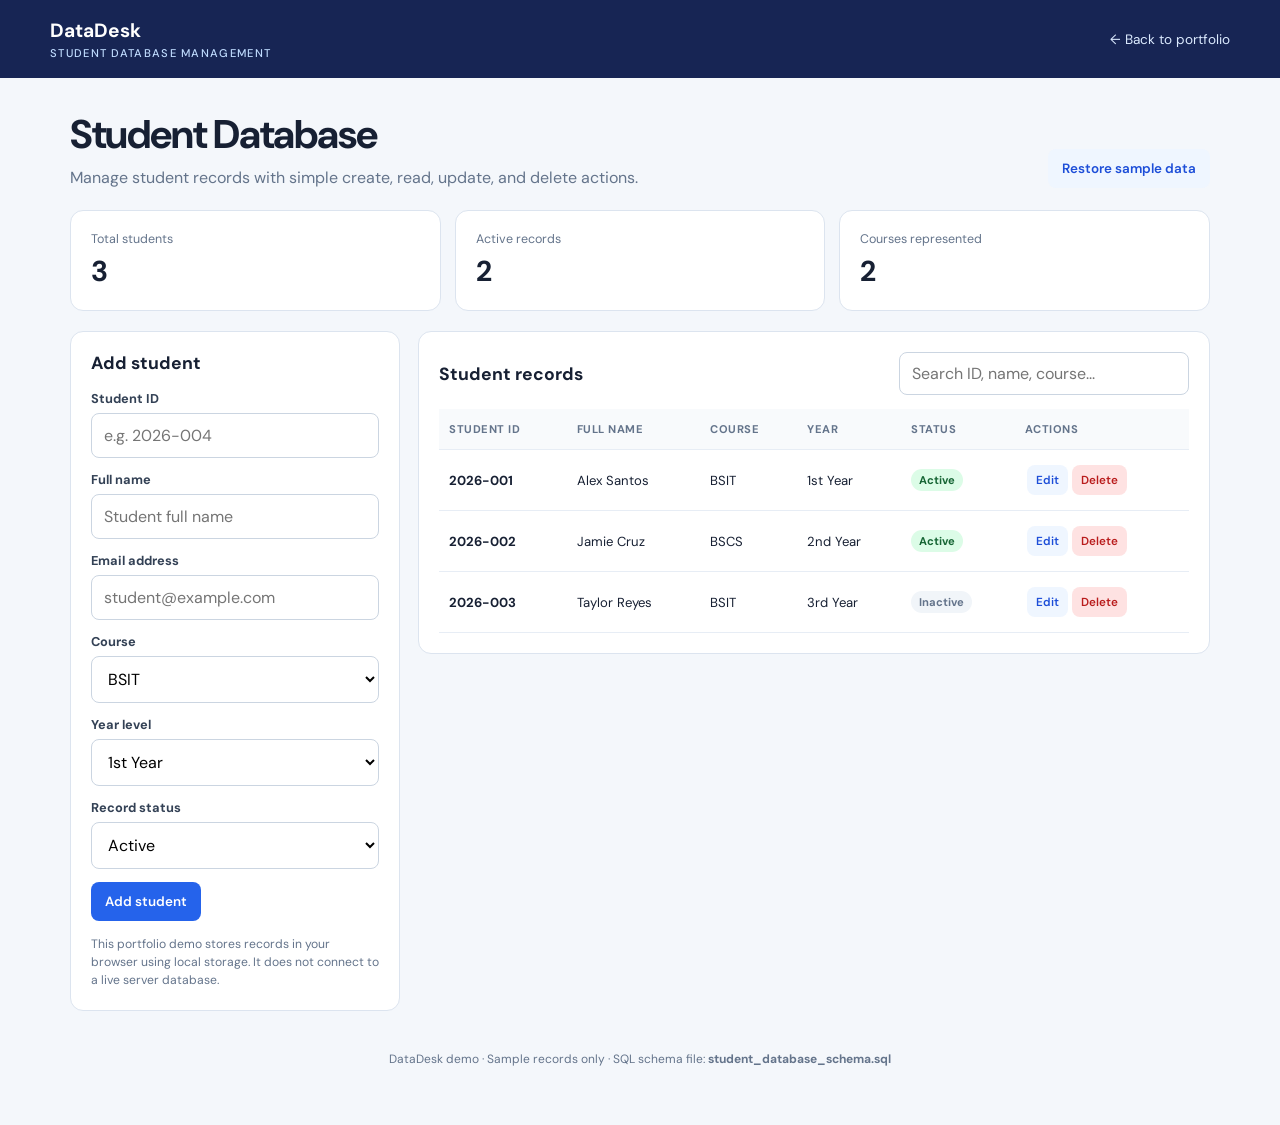
<file: database-demo.html>
<!doctype html>
<html lang="en"><head><meta charset="utf-8"><meta name="viewport" content="width=device-width, initial-scale=1"><meta name="description" content="Student Database Management System portfolio demo"><title>DataDesk | Student Database</title><link rel="stylesheet" href="database-demo.css"></head><body>
<header class="topbar"><div class="brand">DataDesk<small>STUDENT DATABASE MANAGEMENT</small></div><a href="index.html">← Back to portfolio</a></header>
<main class="wrap"><section class="intro"><div><h1>Student Database</h1><p>Manage student records with simple create, read, update, and delete actions.</p></div><button class="btn btn-light" id="resetData" type="button">Restore sample data</button></section>
<div class="stats"><div class="stat"><span>Total students</span><strong id="totalCount">0</strong></div><div class="stat"><span>Active records</span><strong id="activeCount">0</strong></div><div class="stat"><span>Courses represented</span><strong id="courseCount">0</strong></div></div>
<div class="notice" id="notice" role="status"></div><div class="layout"><section class="panel"><h2 id="formTitle">Add student</h2><form id="studentForm"><div class="field"><label for="studentId">Student ID</label><input id="studentId" placeholder="e.g. 2026-004" required maxlength="20"></div><div class="field"><label for="studentName">Full name</label><input id="studentName" placeholder="Student full name" required maxlength="90"></div><div class="field"><label for="studentEmail">Email address</label><input id="studentEmail" type="email" placeholder="student@example.com" required maxlength="120"></div><div class="field"><label for="course">Course</label><select id="course"><option>BSIT</option><option>BSCS</option><option>BSIS</option><option>BSBA</option><option>BSED</option><option>Other</option></select></div><div class="field"><label for="year">Year level</label><select id="year"><option>1st Year</option><option>2nd Year</option><option>3rd Year</option><option>4th Year</option></select></div><div class="field"><label for="status">Record status</label><select id="status"><option>Active</option><option>Inactive</option></select></div><div class="form-actions"><button class="btn btn-primary" id="saveBtn" type="submit">Add student</button><button class="btn btn-light" id="cancelEdit" type="button" hidden>Cancel edit</button></div></form><p class="hint">This portfolio demo stores records in your browser using local storage. It does not connect to a live server database.</p></section>
<section class="panel"><div class="table-head"><h2>Student records</h2><input class="search" id="search" type="search" placeholder="Search ID, name, course..."></div><div class="table-wrap"><table><thead><tr><th>Student ID</th><th>Full name</th><th>Course</th><th>Year</th><th>Status</th><th>Actions</th></tr></thead><tbody id="tableBody"></tbody></table></div></section></div><p class="footer-note">DataDesk demo · Sample records only · SQL schema file: <strong>student_database_schema.sql</strong></p></main><script src="database-demo.js"></script></body></html>
</file>
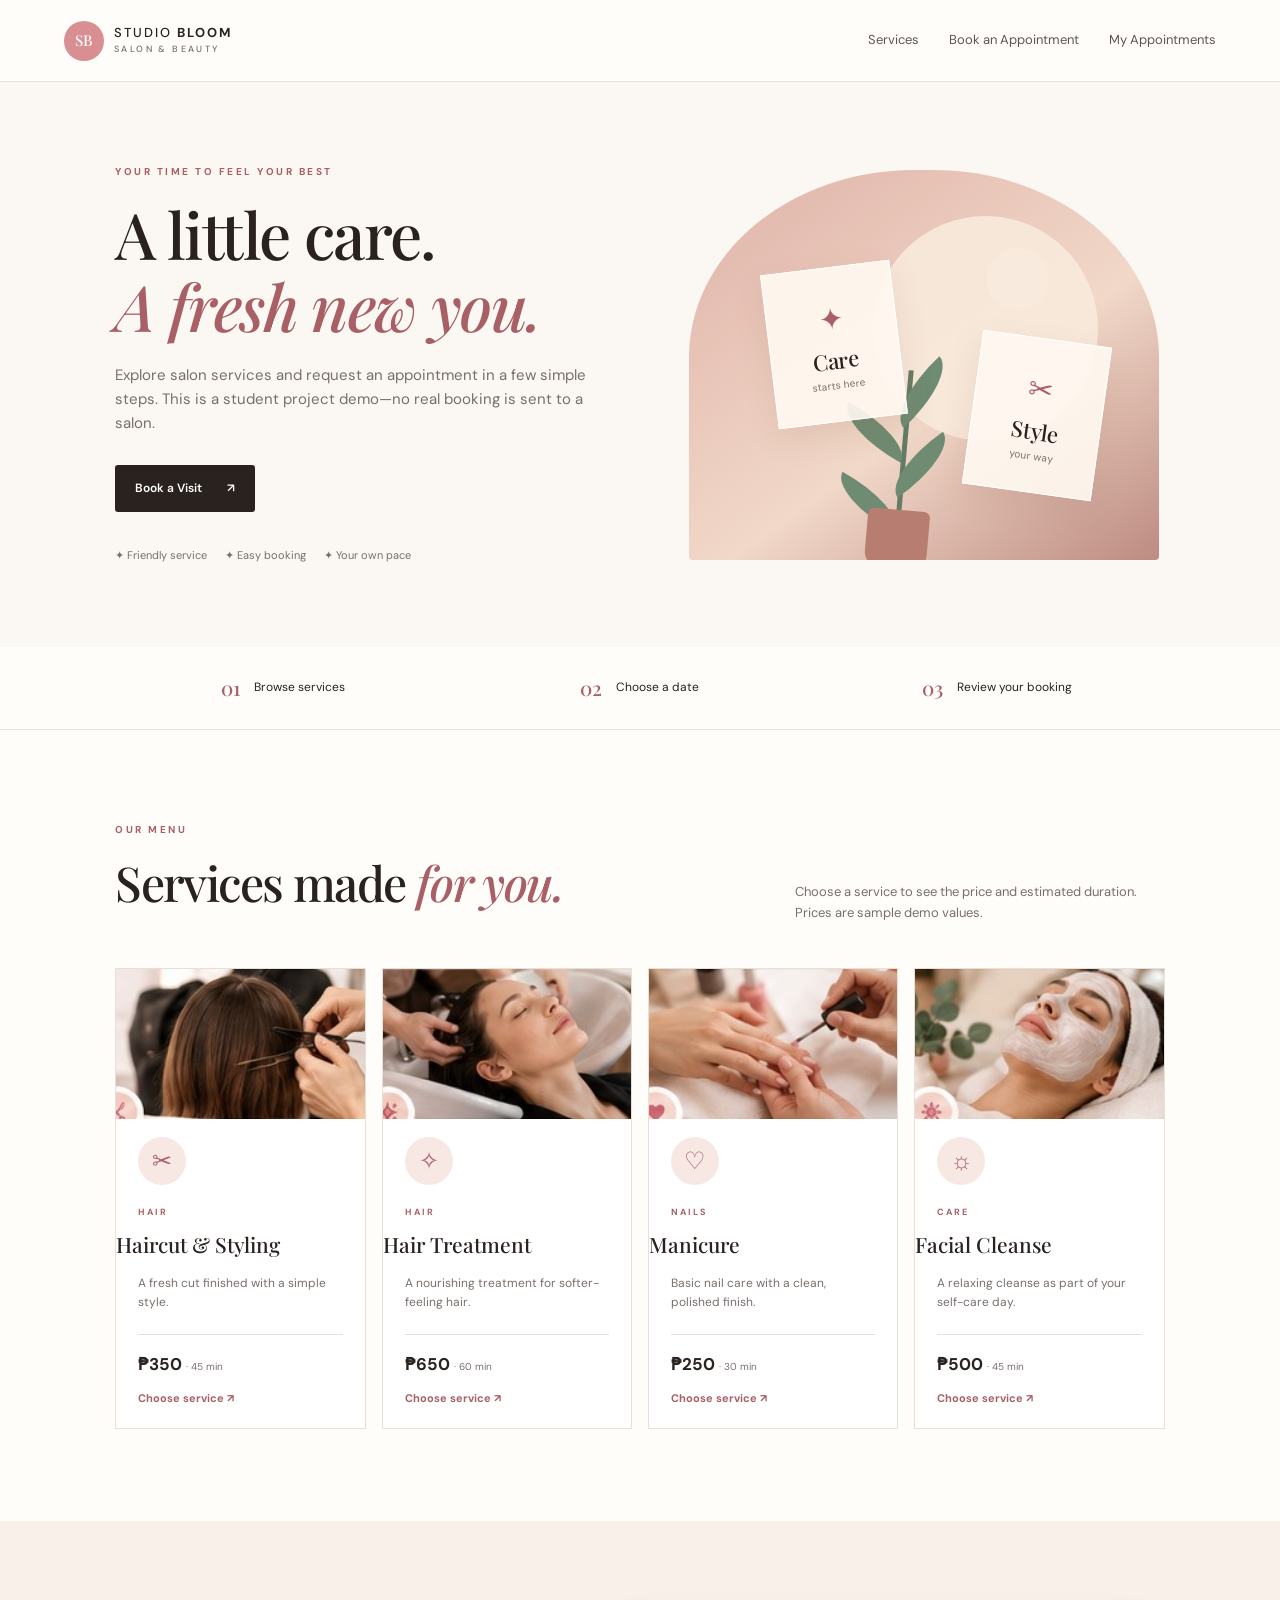
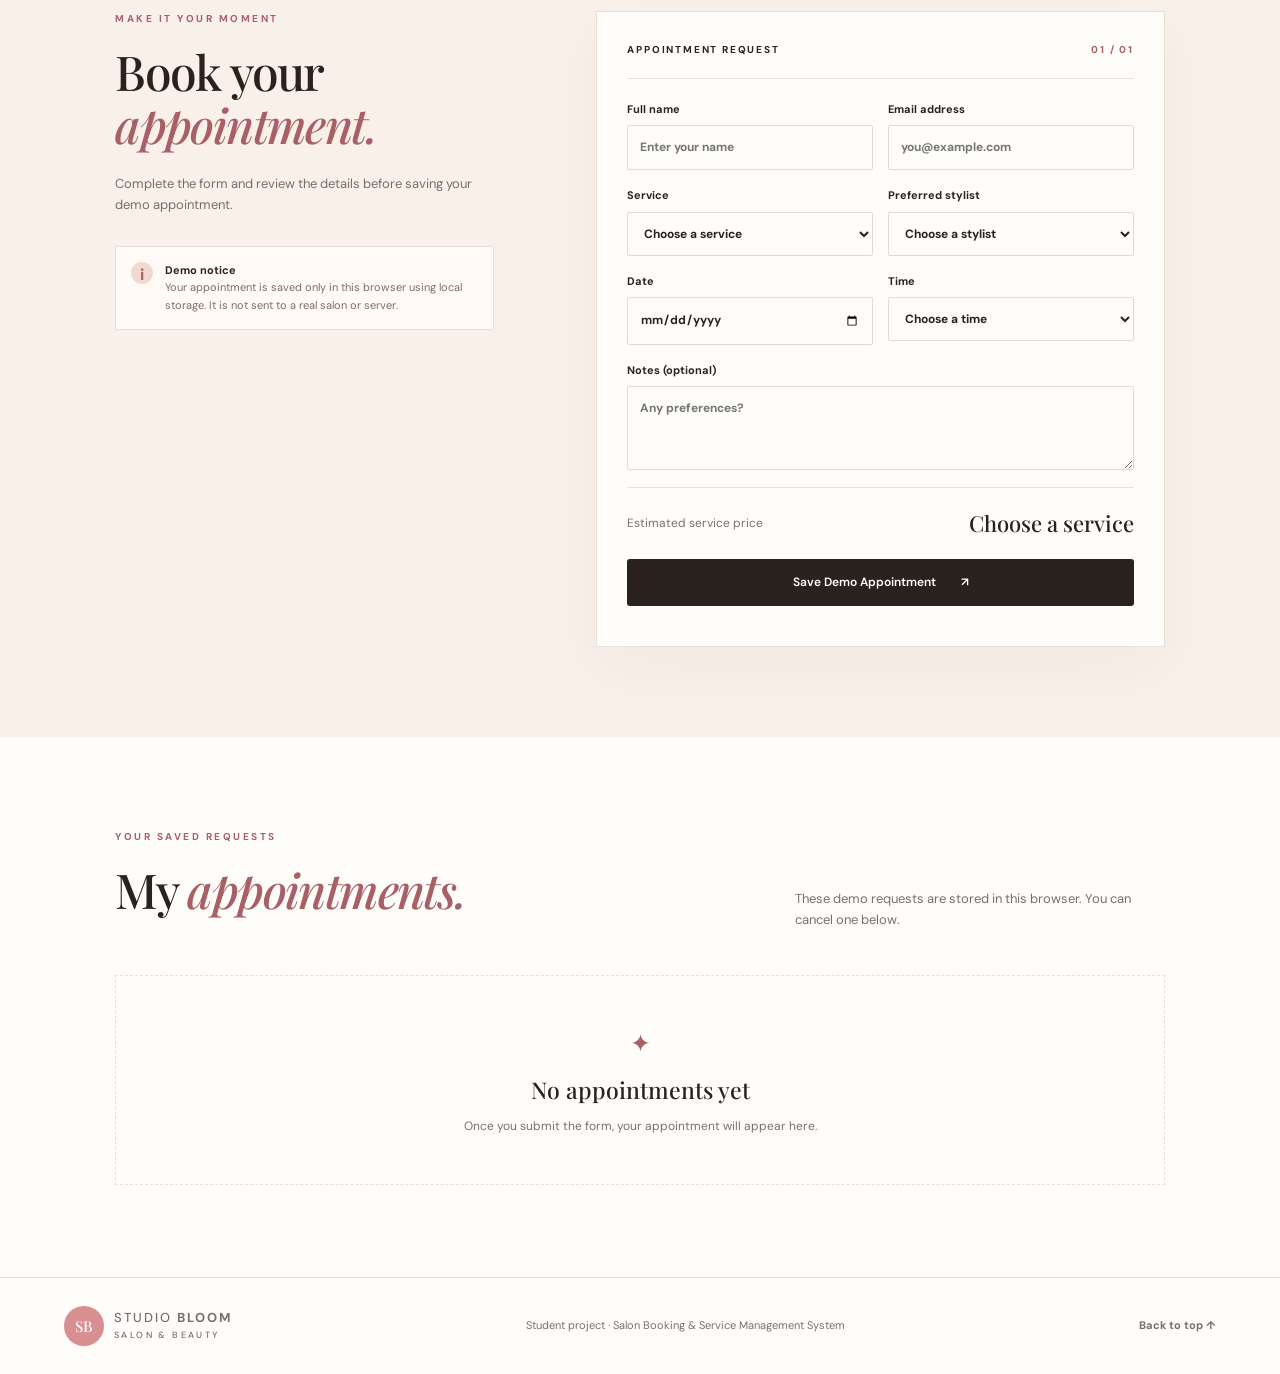
<file: salon-booking-demo.html>
<!doctype html>
<html lang="en">
<head>
  <meta charset="utf-8">
  <meta name="viewport" content="width=device-width, initial-scale=1">
  <meta name="description" content="Salon booking and service management front-end demo.">
  <title>Studio Bloom | Salon Booking Demo</title>
  <link rel="stylesheet" href="salon-booking-demo.css">
</head>
<body>
  <header class="topbar">
    <a class="brand" href="#home"><span class="brand-mark">SB</span><span>STUDIO <b>BLOOM</b><small>SALON & BEAUTY</small></span></a>
    <button class="menu-toggle" id="menuToggle" aria-label="Toggle navigation" aria-expanded="false">☰</button>
    <nav id="navLinks">
      <a href="#services">Services</a><a href="#booking">Book an Appointment</a><a href="#appointments">My Appointments</a>
    </nav>
  </header>
  <main>
    <section class="hero" id="home">
      <div class="hero-copy">
        <p class="eyebrow">YOUR TIME TO FEEL YOUR BEST</p>
        <h1>A little care.<br><em>A fresh new you.</em></h1>
        <p class="lead">Explore salon services and request an appointment in a few simple steps. This is a student project demo—no real booking is sent to a salon.</p>
        <a class="button" href="#booking">Book a Visit <span>↗</span></a>
        <div class="hero-meta"><span>✦ Friendly service</span><span>✦ Easy booking</span><span>✦ Your own pace</span></div>
      </div>
      <div class="hero-art" aria-label="Decorative salon illustration">
        <div class="sun"></div><div class="art-card card-one"><span>✦</span><b>Care</b><small>starts here</small></div>
        <div class="art-card card-two"><span>✂</span><b>Style</b><small>your way</small></div>
        <div class="plant"><i></i><i></i><i></i><i></i><div></div></div>
      </div>
    </section>
    <section class="intro-strip"><div><b>01</b><span>Browse services</span></div><div><b>02</b><span>Choose a date</span></div><div><b>03</b><span>Review your booking</span></div></section>
    <section class="section" id="services">
      <div class="section-heading"><div><p class="eyebrow">OUR MENU</p><h2>Services made <em>for you.</em></h2></div><p>Choose a service to see the price and estimated duration. Prices are sample demo values.</p></div>
      <div class="service-grid" id="serviceGrid">
        <article class="service-card"><img class="service-photo" src="images/haircut.jpg" alt="Stylist cutting and styling a client’s hair" loading="lazy"><div class="service-icon">✂</div><p class="service-type">HAIR</p><h3>Haircut & Styling</h3><p>A fresh cut finished with a simple style.</p><div class="service-bottom"><span>₱350 <small>· 45 min</small></span><button class="text-button choose-service" data-service="Haircut & Styling">Choose service ↗</button></div></article>
        <article class="service-card"><img class="service-photo" src="images/hair-treatment.jpg" alt="Relaxing hair wash and treatment at a salon" loading="lazy"><div class="service-icon">✧</div><p class="service-type">HAIR</p><h3>Hair Treatment</h3><p>A nourishing treatment for softer-feeling hair.</p><div class="service-bottom"><span>₱650 <small>· 60 min</small></span><button class="text-button choose-service" data-service="Hair Treatment">Choose service ↗</button></div></article>
        <article class="service-card"><img class="service-photo" src="images/manicure.jpg" alt="Manicure service with nail polish" loading="lazy"><div class="service-icon">♡</div><p class="service-type">NAILS</p><h3>Manicure</h3><p>Basic nail care with a clean, polished finish.</p><div class="service-bottom"><span>₱250 <small>· 30 min</small></span><button class="text-button choose-service" data-service="Manicure">Choose service ↗</button></div></article>
        <article class="service-card"><img class="service-photo" src="images/facial.jpg" alt="Facial cleansing treatment" loading="lazy"><div class="service-icon">☼</div><p class="service-type">CARE</p><h3>Facial Cleanse</h3><p>A relaxing cleanse as part of your self-care day.</p><div class="service-bottom"><span>₱500 <small>· 45 min</small></span><button class="text-button choose-service" data-service="Facial Cleanse">Choose service ↗</button></div></article>
      </div>
    </section>
    <section class="booking-section" id="booking">
      <div class="booking-intro"><p class="eyebrow">MAKE IT YOUR MOMENT</p><h2>Book your <em>appointment.</em></h2><p>Complete the form and review the details before saving your demo appointment.</p>
        <div class="note"><span>i</span><p><b>Demo notice</b><br>Your appointment is saved only in this browser using local storage. It is not sent to a real salon or server.</p></div>
      </div>
      <form id="bookingForm" class="booking-form">
        <div class="form-title"><span>APPOINTMENT REQUEST</span><span class="step">01 / 01</span></div>
        <div class="field-row"><label>Full name<input id="customerName" name="customerName" required placeholder="Enter your name" maxlength="70"></label><label>Email address<input id="customerEmail" name="customerEmail" type="email" required placeholder="you@example.com"></label></div>
        <div class="field-row"><label>Service<select id="service" name="service" required><option value="">Choose a service</option><option>Haircut & Styling</option><option>Hair Treatment</option><option>Manicure</option><option>Facial Cleanse</option></select></label><label>Preferred stylist<select id="stylist" name="stylist" required><option value="">Choose a stylist</option><option>Any available stylist</option><option>Mika</option><option>Andrea</option><option>Sam</option></select></label></div>
        <div class="field-row"><label>Date<input id="date" name="date" type="date" required></label><label>Time<select id="time" name="time" required><option value="">Choose a time</option><option>10:00 AM</option><option>11:00 AM</option><option>12:00 PM</option><option>1:00 PM</option><option>2:00 PM</option><option>3:00 PM</option><option>4:00 PM</option><option>5:00 PM</option></select></label></div>
        <label>Notes (optional)<textarea id="notes" name="notes" rows="3" placeholder="Any preferences?"></textarea></label>
        <div class="price-preview"><span>Estimated service price</span><strong id="pricePreview">Choose a service</strong></div>
        <button class="button submit-button" type="submit">Save Demo Appointment <span>↗</span></button>
        <p class="form-message" id="formMessage" role="status"></p>
      </form>
    </section>
    <section class="section appointments-section" id="appointments">
      <div class="section-heading"><div><p class="eyebrow">YOUR SAVED REQUESTS</p><h2>My <em>appointments.</em></h2></div><p>These demo requests are stored in this browser. You can cancel one below.</p></div>
      <div class="appointment-list" id="appointmentList"><div class="empty-state"><span>✦</span><h3>No appointments yet</h3><p>Once you submit the form, your appointment will appear here.</p></div></div>
      <button class="clear-button" id="clearAll" type="button" hidden>Clear all demo appointments</button>
    </section>
  </main>
  <footer><a class="brand" href="#home"><span class="brand-mark">SB</span><span>STUDIO <b>BLOOM</b><small>SALON & BEAUTY</small></span></a><p>Student project · Salon Booking & Service Management System</p><a href="#home">Back to top ↑</a></footer>
  <script src="salon-booking-demo.js"></script>
</body>
</html>
</file>
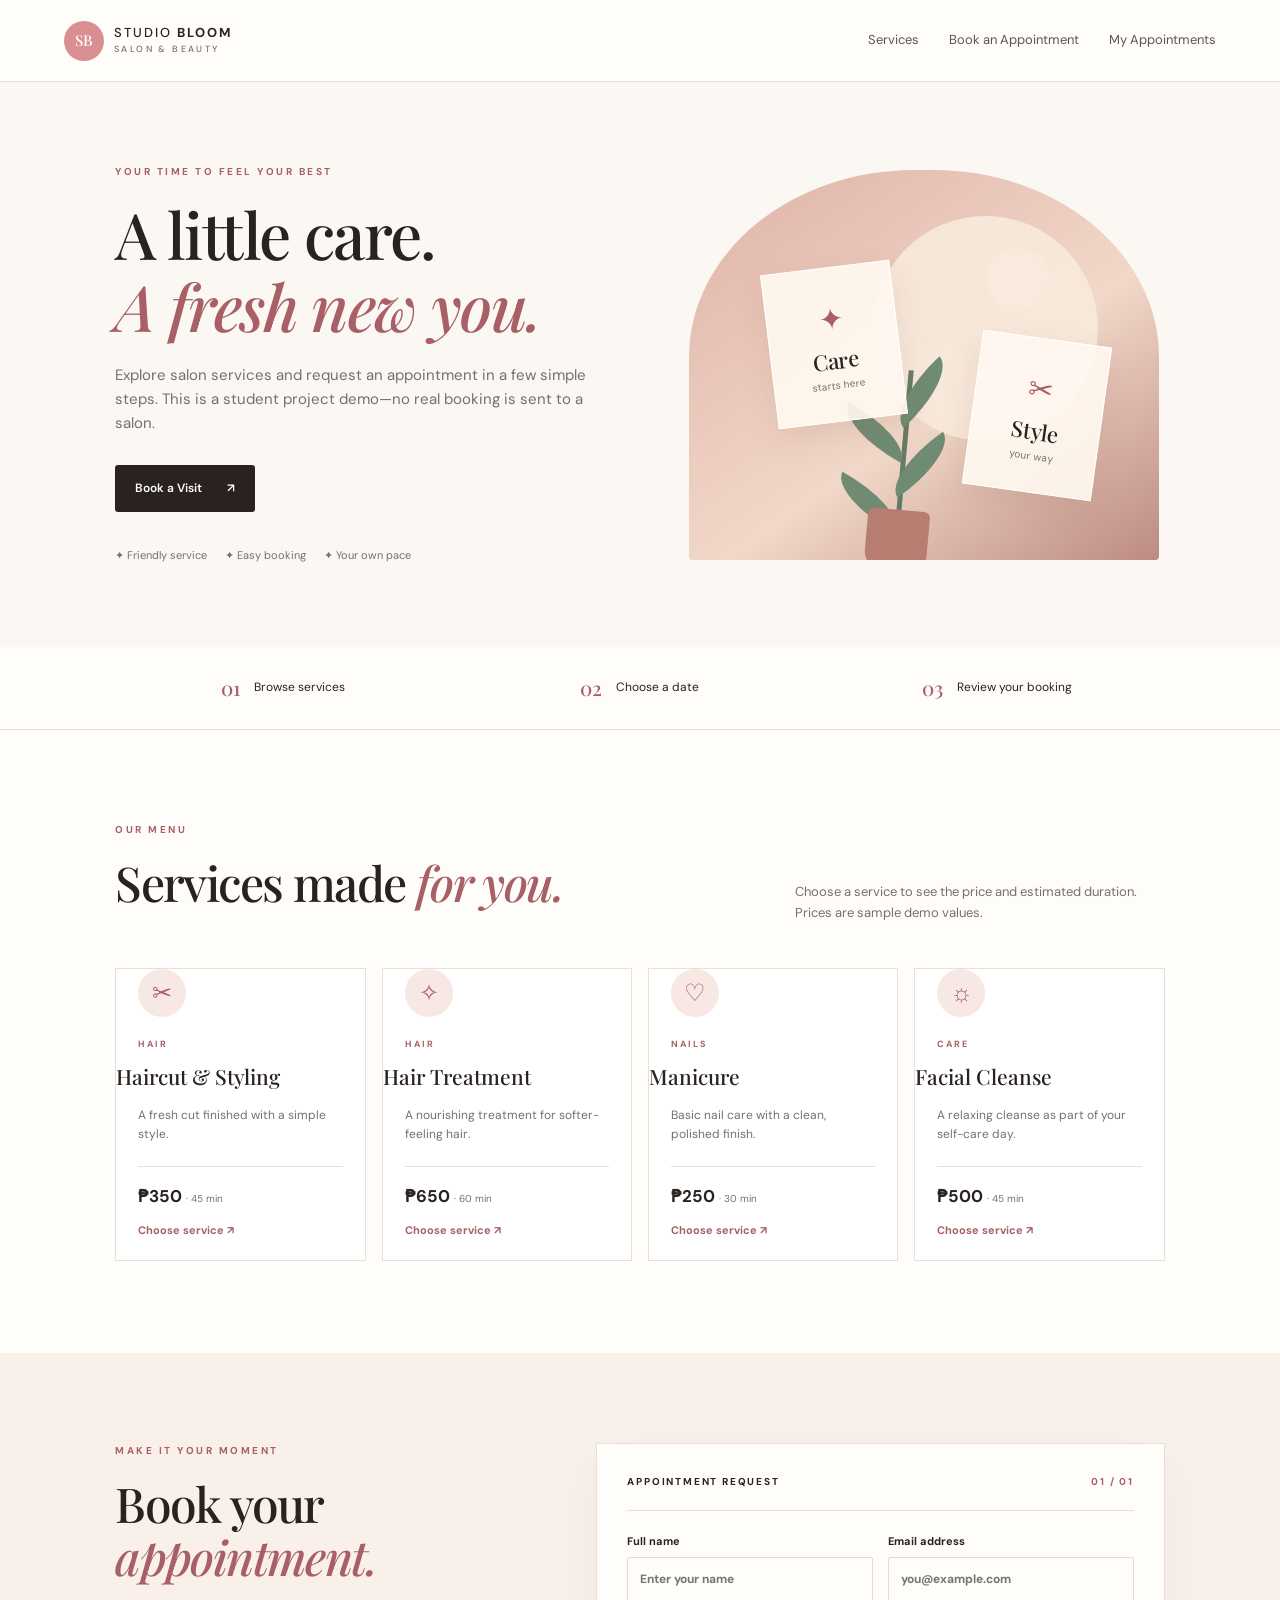
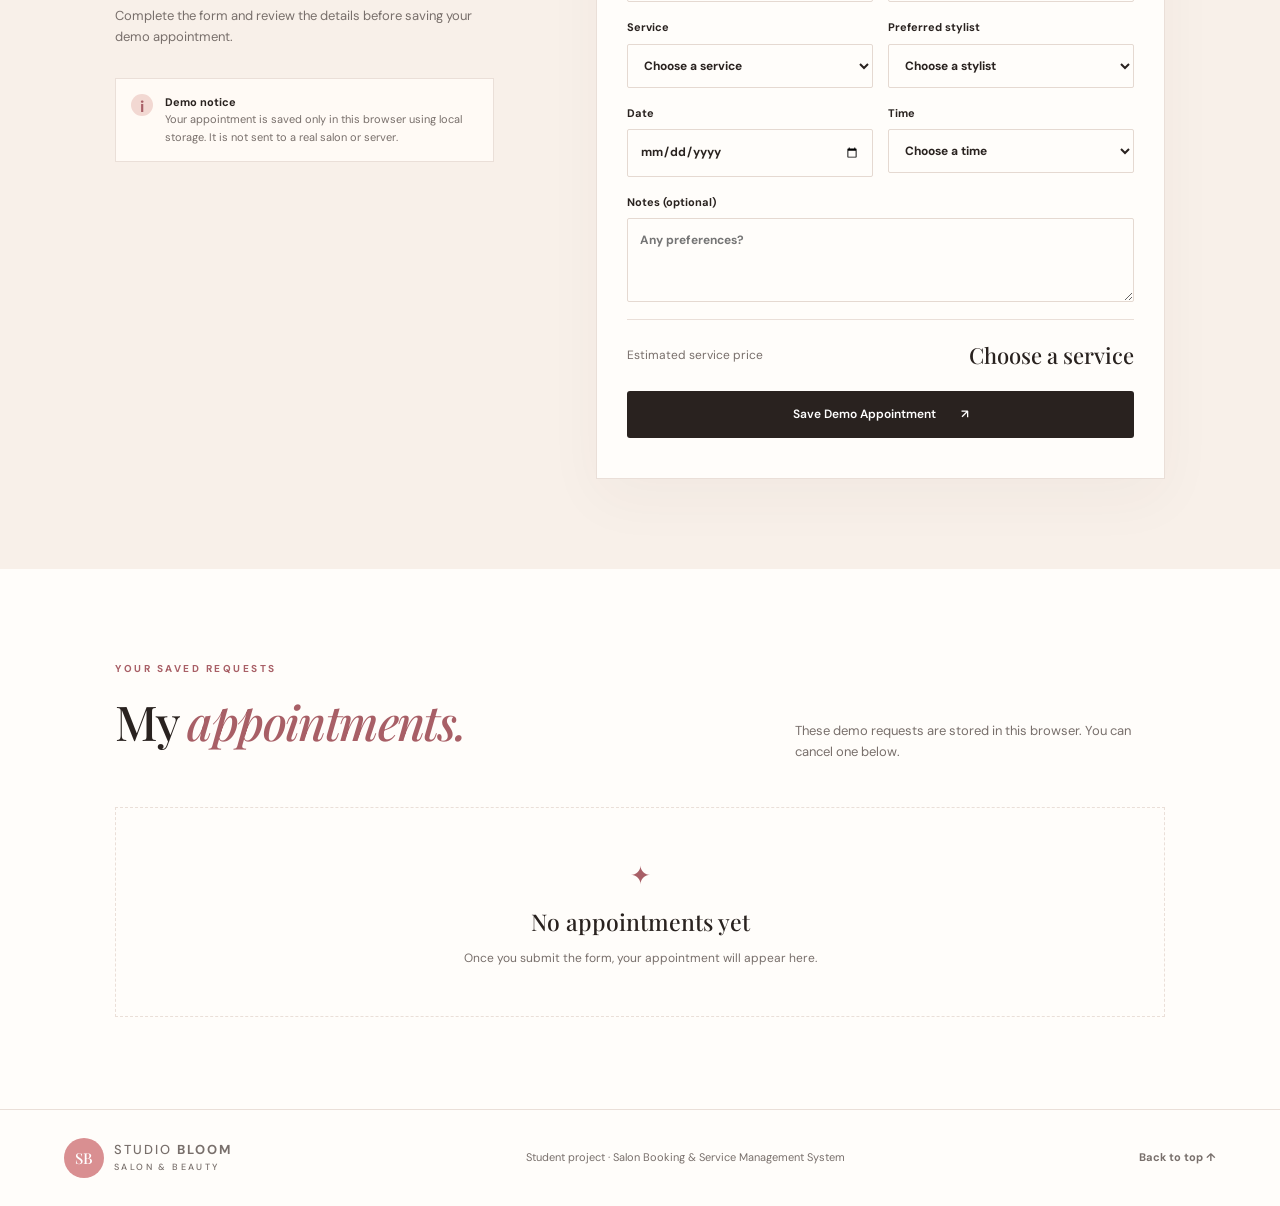
<file: salon-booking-demo1.html>
<!doctype html>
<html lang="en">
<head>
  <meta charset="utf-8">
  <meta name="viewport" content="width=device-width, initial-scale=1">
  <meta name="description" content="Salon booking and service management front-end demo.">
  <title>Studio Bloom | Salon Booking Demo</title>
  <link rel="stylesheet" href="salon-booking-demo.css">
</head>
<body>
  <header class="topbar">
    <a class="brand" href="#home"><span class="brand-mark">SB</span><span>STUDIO <b>BLOOM</b><small>SALON & BEAUTY</small></span></a>
    <button class="menu-toggle" id="menuToggle" aria-label="Toggle navigation" aria-expanded="false">☰</button>
    <nav id="navLinks">
      <a href="#services">Services</a><a href="#booking">Book an Appointment</a><a href="#appointments">My Appointments</a>
    </nav>
  </header>
  <main>
    <section class="hero" id="home">
      <div class="hero-copy">
        <p class="eyebrow">YOUR TIME TO FEEL YOUR BEST</p>
        <h1>A little care.<br><em>A fresh new you.</em></h1>
        <p class="lead">Explore salon services and request an appointment in a few simple steps. This is a student project demo—no real booking is sent to a salon.</p>
        <a class="button" href="#booking">Book a Visit <span>↗</span></a>
        <div class="hero-meta"><span>✦ Friendly service</span><span>✦ Easy booking</span><span>✦ Your own pace</span></div>
      </div>
      <div class="hero-art" aria-label="Decorative salon illustration">
        <div class="sun"></div><div class="art-card card-one"><span>✦</span><b>Care</b><small>starts here</small></div>
        <div class="art-card card-two"><span>✂</span><b>Style</b><small>your way</small></div>
        <div class="plant"><i></i><i></i><i></i><i></i><div></div></div>
      </div>
    </section>
    <section class="intro-strip"><div><b>01</b><span>Browse services</span></div><div><b>02</b><span>Choose a date</span></div><div><b>03</b><span>Review your booking</span></div></section>
    <section class="section" id="services">
      <div class="section-heading"><div><p class="eyebrow">OUR MENU</p><h2>Services made <em>for you.</em></h2></div><p>Choose a service to see the price and estimated duration. Prices are sample demo values.</p></div>
      <div class="service-grid" id="serviceGrid">
        <article class="service-card"><div class="service-icon">✂</div><p class="service-type">HAIR</p><h3>Haircut & Styling</h3><p>A fresh cut finished with a simple style.</p><div class="service-bottom"><span>₱350 <small>· 45 min</small></span><button class="text-button choose-service" data-service="Haircut & Styling">Choose service ↗</button></div></article>
        <article class="service-card"><div class="service-icon">✧</div><p class="service-type">HAIR</p><h3>Hair Treatment</h3><p>A nourishing treatment for softer-feeling hair.</p><div class="service-bottom"><span>₱650 <small>· 60 min</small></span><button class="text-button choose-service" data-service="Hair Treatment">Choose service ↗</button></div></article>
        <article class="service-card"><div class="service-icon">♡</div><p class="service-type">NAILS</p><h3>Manicure</h3><p>Basic nail care with a clean, polished finish.</p><div class="service-bottom"><span>₱250 <small>· 30 min</small></span><button class="text-button choose-service" data-service="Manicure">Choose service ↗</button></div></article>
        <article class="service-card"><div class="service-icon">☼</div><p class="service-type">CARE</p><h3>Facial Cleanse</h3><p>A relaxing cleanse as part of your self-care day.</p><div class="service-bottom"><span>₱500 <small>· 45 min</small></span><button class="text-button choose-service" data-service="Facial Cleanse">Choose service ↗</button></div></article>
      </div>
    </section>
    <section class="booking-section" id="booking">
      <div class="booking-intro"><p class="eyebrow">MAKE IT YOUR MOMENT</p><h2>Book your <em>appointment.</em></h2><p>Complete the form and review the details before saving your demo appointment.</p>
        <div class="note"><span>i</span><p><b>Demo notice</b><br>Your appointment is saved only in this browser using local storage. It is not sent to a real salon or server.</p></div>
      </div>
      <form id="bookingForm" class="booking-form">
        <div class="form-title"><span>APPOINTMENT REQUEST</span><span class="step">01 / 01</span></div>
        <div class="field-row"><label>Full name<input id="customerName" name="customerName" required placeholder="Enter your name" maxlength="70"></label><label>Email address<input id="customerEmail" name="customerEmail" type="email" required placeholder="you@example.com"></label></div>
        <div class="field-row"><label>Service<select id="service" name="service" required><option value="">Choose a service</option><option>Haircut & Styling</option><option>Hair Treatment</option><option>Manicure</option><option>Facial Cleanse</option></select></label><label>Preferred stylist<select id="stylist" name="stylist" required><option value="">Choose a stylist</option><option>Any available stylist</option><option>Mika</option><option>Andrea</option><option>Sam</option></select></label></div>
        <div class="field-row"><label>Date<input id="date" name="date" type="date" required></label><label>Time<select id="time" name="time" required><option value="">Choose a time</option><option>10:00 AM</option><option>11:00 AM</option><option>12:00 PM</option><option>1:00 PM</option><option>2:00 PM</option><option>3:00 PM</option><option>4:00 PM</option><option>5:00 PM</option></select></label></div>
        <label>Notes (optional)<textarea id="notes" name="notes" rows="3" placeholder="Any preferences?"></textarea></label>
        <div class="price-preview"><span>Estimated service price</span><strong id="pricePreview">Choose a service</strong></div>
        <button class="button submit-button" type="submit">Save Demo Appointment <span>↗</span></button>
        <p class="form-message" id="formMessage" role="status"></p>
      </form>
    </section>
    <section class="section appointments-section" id="appointments">
      <div class="section-heading"><div><p class="eyebrow">YOUR SAVED REQUESTS</p><h2>My <em>appointments.</em></h2></div><p>These demo requests are stored in this browser. You can cancel one below.</p></div>
      <div class="appointment-list" id="appointmentList"><div class="empty-state"><span>✦</span><h3>No appointments yet</h3><p>Once you submit the form, your appointment will appear here.</p></div></div>
      <button class="clear-button" id="clearAll" type="button" hidden>Clear all demo appointments</button>
    </section>
  </main>
  <footer><a class="brand" href="#home"><span class="brand-mark">SB</span><span>STUDIO <b>BLOOM</b><small>SALON & BEAUTY</small></span></a><p>Student project · Salon Booking & Service Management System</p><a href="#home">Back to top ↑</a></footer>
  <script src="salon-booking-demo.js"></script>
</body>
</html>
</file>
<file: database-demo.css>
@import url('https://fonts.googleapis.com/css2?family=DM+Sans:wght@400;500;600;700&display=swap');
:root{--navy:#172554;--blue:#2563eb;--paper:#f4f7fb;--muted:#64748b;--line:#dce4ef}*{box-sizing:border-box}body{margin:0;background:var(--paper);color:#172033;font-family:'DM Sans',Arial,sans-serif}.topbar{background:var(--navy);color:#fff;padding:18px max(22px,calc((100% - 1180px)/2));display:flex;align-items:center;justify-content:space-between;gap:18px}.brand{font-weight:700;font-size:1.2rem}.brand small{display:block;color:#bfdbfe;font-size:.7rem;font-weight:500;letter-spacing:1.3px;margin-top:3px}.topbar a{color:#dbeafe;font-size:.85rem;text-decoration:none}.wrap{max-width:1180px;margin:30px auto;padding:0 20px}.intro{display:flex;justify-content:space-between;align-items:end;gap:20px;flex-wrap:wrap;margin-bottom:22px}.intro h1{font-size:clamp(1.8rem,4vw,2.5rem);margin:0 0 7px;letter-spacing:-1px}.intro p{color:var(--muted);margin:0}.stats{display:grid;grid-template-columns:repeat(3,1fr);gap:14px;margin-bottom:20px}.stat,.panel{background:#fff;border:1px solid var(--line);border-radius:13px;padding:20px}.stat span{display:block;font-size:.78rem;color:var(--muted)}.stat strong{display:block;font-size:1.8rem;margin-top:5px}.layout{display:grid;grid-template-columns:330px 1fr;gap:18px;align-items:start}.panel h2{font-size:1.1rem;margin:0 0 16px}.field{display:grid;gap:6px;margin-bottom:13px}.field label{font-size:.8rem;font-weight:700;color:#334155}.field input,.field select{width:100%;padding:11px 12px;border:1px solid #cbd5e1;border-radius:8px;font:inherit;background:#fff}.btn{border:0;border-radius:8px;padding:11px 14px;font:600 .84rem 'DM Sans',sans-serif;cursor:pointer}.btn-primary{background:var(--blue);color:#fff}.btn-light{background:#eff6ff;color:#1d4ed8}.btn-danger{background:#fee2e2;color:#b91c1c}.form-actions{display:flex;gap:8px;flex-wrap:wrap}.hint{font-size:.76rem;color:var(--muted);line-height:1.5;margin:14px 0 0}.table-head{display:flex;justify-content:space-between;align-items:center;gap:12px;flex-wrap:wrap;margin-bottom:14px}.table-head h2{margin:0}.search{max-width:290px;width:100%;padding:10px 12px;border:1px solid #cbd5e1;border-radius:8px;font:inherit}.table-wrap{overflow:auto}table{width:100%;border-collapse:collapse;min-width:650px}th,td{text-align:left;padding:13px 10px;border-bottom:1px solid #e7edf5;font-size:.82rem}th{background:#f8fafc;color:#64748b;font-size:.7rem;letter-spacing:.5px;text-transform:uppercase}td .btn{padding:7px 9px;font-size:.73rem;margin:2px}.pill{display:inline-block;border-radius:20px;padding:4px 8px;background:#dcfce7;color:#166534;font-size:.7rem;font-weight:700}.pill.inactive{background:#f1f5f9;color:#64748b}.empty{text-align:center;color:var(--muted);padding:35px}.notice{margin-bottom:15px;padding:11px 13px;border-radius:8px;background:#eff6ff;color:#1d4ed8;font-size:.82rem;display:none}.notice.show{display:block}.footer-note{text-align:center;color:#64748b;font-size:.75rem;padding:28px 10px}@media(max-width:850px){.layout{grid-template-columns:1fr}.stats{gap:8px}.stat{padding:14px}.stat strong{font-size:1.4rem}}@media(max-width:480px){.stats{grid-template-columns:1fr}.topbar{align-items:flex-start;flex-direction:column}}
</file>
<file: salon-booking-demo.css>
@import url('https://fonts.googleapis.com/css2?family=DM+Sans:wght@400;500;600;700&family=Playfair+Display:ital,wght@0,500;0,600;0,700;1,500;1,600&display=swap');
:root{--ink:#29221f;--muted:#786f6b;--cream:#fbf7f2;--paper:#fffdfa;--rose:#d98f91;--rose-dark:#a85f66;--line:#eadfd8;--green:#53685a;--serif:'Playfair Display',Georgia,serif;--sans:'DM Sans',Arial,sans-serif}
*{box-sizing:border-box}html{scroll-behavior:smooth;scroll-padding-top:90px}body{margin:0;background:var(--paper);color:var(--ink);font-family:var(--sans);line-height:1.6}a{color:inherit;text-decoration:none}button,input,select,textarea{font:inherit}.topbar{height:82px;display:flex;align-items:center;justify-content:space-between;padding:0 max(5vw,22px);background:#fffdfa;border-bottom:1px solid var(--line);position:sticky;top:0;z-index:10}.brand{display:flex;align-items:center;gap:10px;font-size:13px;letter-spacing:2px;font-weight:500;line-height:1.1}.brand b{font-weight:700}.brand small{display:block;font-size:9px;letter-spacing:2.4px;color:var(--muted);margin-top:5px}.brand-mark{display:grid;place-items:center;width:40px;height:40px;background:var(--rose);color:white;border-radius:50%;font-family:var(--serif);font-size:15px;letter-spacing:0}.topbar nav{display:flex;gap:30px;align-items:center;font-size:13px;color:#5f5550}.topbar nav a:hover,footer>a:hover{color:var(--rose-dark)}.menu-toggle{display:none;background:none;border:0;font-size:25px}.hero{display:grid;grid-template-columns:1.05fr .95fr;min-height:565px;background:var(--cream);padding:70px max(9vw,28px);gap:35px;overflow:hidden}.hero-copy{align-self:center;max-width:570px}.eyebrow{font-size:10px;letter-spacing:2.5px;color:var(--rose-dark);font-weight:700;margin:0 0 18px}.hero h1,.section h2,.section-heading h2,.booking-intro h2{font-family:var(--serif);font-size:clamp(40px,5vw,66px);line-height:1.12;font-weight:500;letter-spacing:-1.6px;margin:0 0 22px}.hero h1 em,.section h2 em,.section-heading h2 em,.booking-intro h2 em{font-weight:500;color:var(--rose-dark)}.lead{font-size:15px;color:var(--muted);max-width:490px;margin-bottom:30px}.button{display:inline-flex;align-items:center;justify-content:center;gap:25px;background:var(--ink);color:white;padding:14px 20px;border:0;border-radius:3px;font-weight:600;font-size:12px;cursor:pointer;transition:transform .2s,background .2s}.button:hover{background:var(--rose-dark);transform:translateY(-2px)}.hero-meta{display:flex;gap:18px;flex-wrap:wrap;font-size:11px;color:var(--muted);margin-top:35px}.hero-art{position:relative;min-height:390px;background:#e9c9c0;border-radius:48% 48% 4px 4px;max-width:470px;width:100%;justify-self:center;align-self:center;overflow:hidden;background-image:radial-gradient(circle at 70% 28%,#f8e9dd 0 7%,transparent 7.5%),linear-gradient(145deg,#dfb2a8,#f1d8c8 58%,#bd8b82)}.sun{position:absolute;width:225px;height:225px;border-radius:50%;background:#f9eadc;right:13%;top:12%;opacity:.9}.art-card{position:absolute;display:flex;flex-direction:column;justify-content:center;align-items:center;width:130px;height:155px;background:#fff9f1e8;border:1px solid #fff;box-shadow:0 12px 30px #8d5c4a20;transform:rotate(-7deg);z-index:2}.art-card span{font-size:30px;color:var(--rose-dark)}.art-card b{font-family:var(--serif);font-size:22px;font-weight:500}.art-card small{font-size:10px;color:var(--muted)}.card-one{top:25%;left:17%}.card-two{right:12%;bottom:17%;transform:rotate(8deg)}.plant{position:absolute;bottom:-10px;left:45%;height:200px;width:5px;background:#647b65;transform:rotate(5deg);z-index:1}.plant i{position:absolute;width:75px;height:28px;background:#6f8b72;border-radius:100% 0 100% 0;transform-origin:left bottom}.plant i:nth-child(1){top:30px;left:0;transform:rotate(-48deg)}.plant i:nth-child(2){top:65px;left:0;transform:rotate(24deg) scaleX(-1)}.plant i:nth-child(3){top:100px;left:0;transform:rotate(-40deg)}.plant i:nth-child(4){top:135px;left:0;transform:rotate(24deg) scaleX(-1)}.plant div{position:absolute;bottom:0;left:-28px;width:62px;height:60px;background:#b77d70;border-radius:6px 6px 17px 17px}.intro-strip{display:grid;grid-template-columns:repeat(3,1fr);padding:25px max(9vw,28px);border-bottom:1px solid var(--line);gap:20px}.intro-strip div{display:flex;align-items:center;justify-content:center;gap:14px;font-size:12px}.intro-strip b{font-family:var(--serif);font-size:20px;color:var(--rose-dark);font-weight:500}.section{padding:92px max(9vw,28px)}.section-heading{display:flex;align-items:end;justify-content:space-between;gap:40px;margin-bottom:36px}.section-heading h2,.booking-intro h2,.section h2{font-size:clamp(34px,4vw,48px)}.section-heading>p{max-width:370px;color:var(--muted);font-size:13px;margin-bottom:8px}.service-grid{display:grid;grid-template-columns:repeat(4,1fr);gap:16px}.service-card{padding:0 0 20px;background:#fff;border:1px solid var(--line);transition:transform .2s,box-shadow .2s}.service-card:hover{transform:translateY(-5px);box-shadow:0 18px 35px #46322a0d}.service-photo{display:block;width:100%;height:150px;object-fit:cover;margin-bottom:18px}.service-card>.service-icon,.service-card>.service-type,.service-card>h3,.service-card>p:not(.service-type),.service-card>.service-bottom{margin-left:22px;margin-right:22px}.service-icon{width:48px;height:48px;display:grid;place-items:center;border-radius:50%;background:#f7e8e3;color:var(--rose-dark);font-size:24px;margin-bottom:20px}.service-type{font-size:9px;letter-spacing:2px;color:var(--rose-dark);font-weight:700}.service-card h3{font-family:var(--serif);font-weight:500;font-size:21px;margin:7px 0}.service-card>p:not(.service-type){font-size:12px;color:var(--muted);min-height:40px}.service-bottom{border-top:1px solid var(--line);padding-top:16px;margin-top:20px;display:flex;flex-direction:column;gap:12px}.service-bottom>span{font-size:17px;font-weight:700}.service-bottom small{font-size:10px;color:var(--muted);font-weight:400}.text-button{border:0;background:none;color:var(--rose-dark);padding:0;text-align:left;font-size:11px;font-weight:700;cursor:pointer}.booking-section{background:#f8f0e9;padding:90px max(9vw,28px);display:grid;grid-template-columns:.8fr 1.2fr;gap:8vw;align-items:start}.booking-intro{position:sticky;top:115px}.booking-intro>p:not(.eyebrow){color:var(--muted);font-size:13px;max-width:370px}.note{display:flex;gap:12px;background:#fffaf5;border:1px solid var(--line);padding:15px;margin-top:30px;max-width:380px}.note>span{width:22px;height:22px;border-radius:50%;display:grid;place-items:center;background:#f2d8d2;color:var(--rose-dark);font-weight:700;flex-shrink:0}.note p{font-size:11px;color:var(--muted);margin:0}.note b{color:var(--ink)}.booking-form{background:#fffdfa;padding:30px;border:1px solid var(--line);box-shadow:0 20px 55px #593d2e0a}.form-title{display:flex;justify-content:space-between;font-size:10px;font-weight:700;letter-spacing:1.8px;padding-bottom:20px;border-bottom:1px solid var(--line);margin-bottom:22px}.form-title .step{color:var(--rose-dark)}.field-row{display:grid;grid-template-columns:1fr 1fr;gap:15px}.booking-form label{display:block;font-size:11px;font-weight:700;margin-bottom:17px}.booking-form input,.booking-form select,.booking-form textarea{display:block;width:100%;margin-top:7px;border:1px solid #e5d9d1;border-radius:2px;background:#fffdfa;padding:12px;color:var(--ink);font-size:12px;outline:none}.booking-form input:focus,.booking-form select:focus,.booking-form textarea:focus{border-color:var(--rose-dark);box-shadow:0 0 0 3px #d98f911c}.price-preview{display:flex;align-items:center;justify-content:space-between;border-top:1px solid var(--line);padding:18px 0;margin-top:3px;font-size:12px;color:var(--muted)}.price-preview strong{font-family:var(--serif);font-size:22px;color:var(--ink);font-weight:500}.submit-button{width:100%}.form-message{font-size:12px;color:var(--green);margin:10px 0 0}.appointments-section{background:#fffdfa}.appointment-list{display:grid;gap:12px}.appointment-card{display:grid;grid-template-columns:1fr auto;gap:20px;align-items:center;padding:20px 22px;border:1px solid var(--line);background:#fff}.appointment-card h3{font-family:var(--serif);font-size:20px;font-weight:500;margin:0 0 5px}.appointment-card p{font-size:12px;color:var(--muted);margin:0}.appointment-meta{display:flex;gap:16px;flex-wrap:wrap;margin-top:8px;font-size:11px;color:var(--rose-dark)}.cancel-button,.clear-button{border:1px solid #e4c8c4;background:#fff7f5;color:#a85f66;padding:9px 12px;font-size:11px;cursor:pointer}.clear-button{margin-top:18px}.empty-state{text-align:center;padding:48px 15px;border:1px dashed var(--line);color:var(--muted)}.empty-state>span{font-size:25px;color:var(--rose-dark)}.empty-state h3{font-family:var(--serif);font-weight:500;color:var(--ink);font-size:23px;margin:8px 0}.empty-state p{font-size:12px;margin:0}footer{display:flex;align-items:center;justify-content:space-between;gap:20px;padding:28px max(5vw,22px);border-top:1px solid var(--line);font-size:11px;color:var(--muted)}footer p{margin:0}footer>a:last-child{font-weight:700}@media(max-width:1000px){.service-grid{grid-template-columns:repeat(2,1fr)}.hero{padding:60px 6vw}.section,.booking-section{padding:75px 6vw}.topbar nav{gap:17px}}@media(max-width:720px){.topbar{height:70px}.menu-toggle{display:block}.topbar nav{display:none;position:absolute;top:69px;left:0;right:0;background:#fffdfa;padding:20px 25px;border-bottom:1px solid var(--line);flex-direction:column;align-items:flex-start;gap:18px}.topbar nav.open{display:flex}.hero{grid-template-columns:1fr;padding:55px 25px 35px}.hero-art{min-height:310px;max-width:360px;width:100%;margin-top:10px}.hero h1{font-size:48px}.hero-meta{gap:10px}.intro-strip{padding:20px 18px;gap:10px}.intro-strip div{gap:7px;flex-direction:column;text-align:center;font-size:10px}.section,.booking-section{padding:62px 22px}.section-heading{display:block}.section-heading>p{margin-top:15px}.service-grid{grid-template-columns:1fr 1fr;gap:10px}.service-card{padding:0 0 18px}.service-photo{height:125px}.service-card>.service-icon,.service-card>.service-type,.service-card>h3,.service-card>p:not(.service-type),.service-card>.service-bottom{margin-left:14px;margin-right:14px}.service-card h3{font-size:18px}.service-bottom>span{font-size:15px}.booking-section{grid-template-columns:1fr;gap:28px}.booking-intro{position:static}.booking-form{padding:22px 17px}.field-row{grid-template-columns:1fr;gap:0}.appointment-card{grid-template-columns:1fr;gap:14px}.appointment-card .cancel-button{justify-self:start}footer{flex-wrap:wrap;justify-content:flex-start}footer p{order:3;width:100%}}@media(max-width:390px){.service-grid{grid-template-columns:1fr}.hero h1{font-size:42px}.intro-strip span{max-width:80px}}

/* Service cards can be selected by clicking the card or its button. */
.service-card{cursor:pointer}.service-card:focus-visible{outline:2px solid var(--rose-dark);outline-offset:3px}.service-card .text-button{cursor:pointer}
</file>
